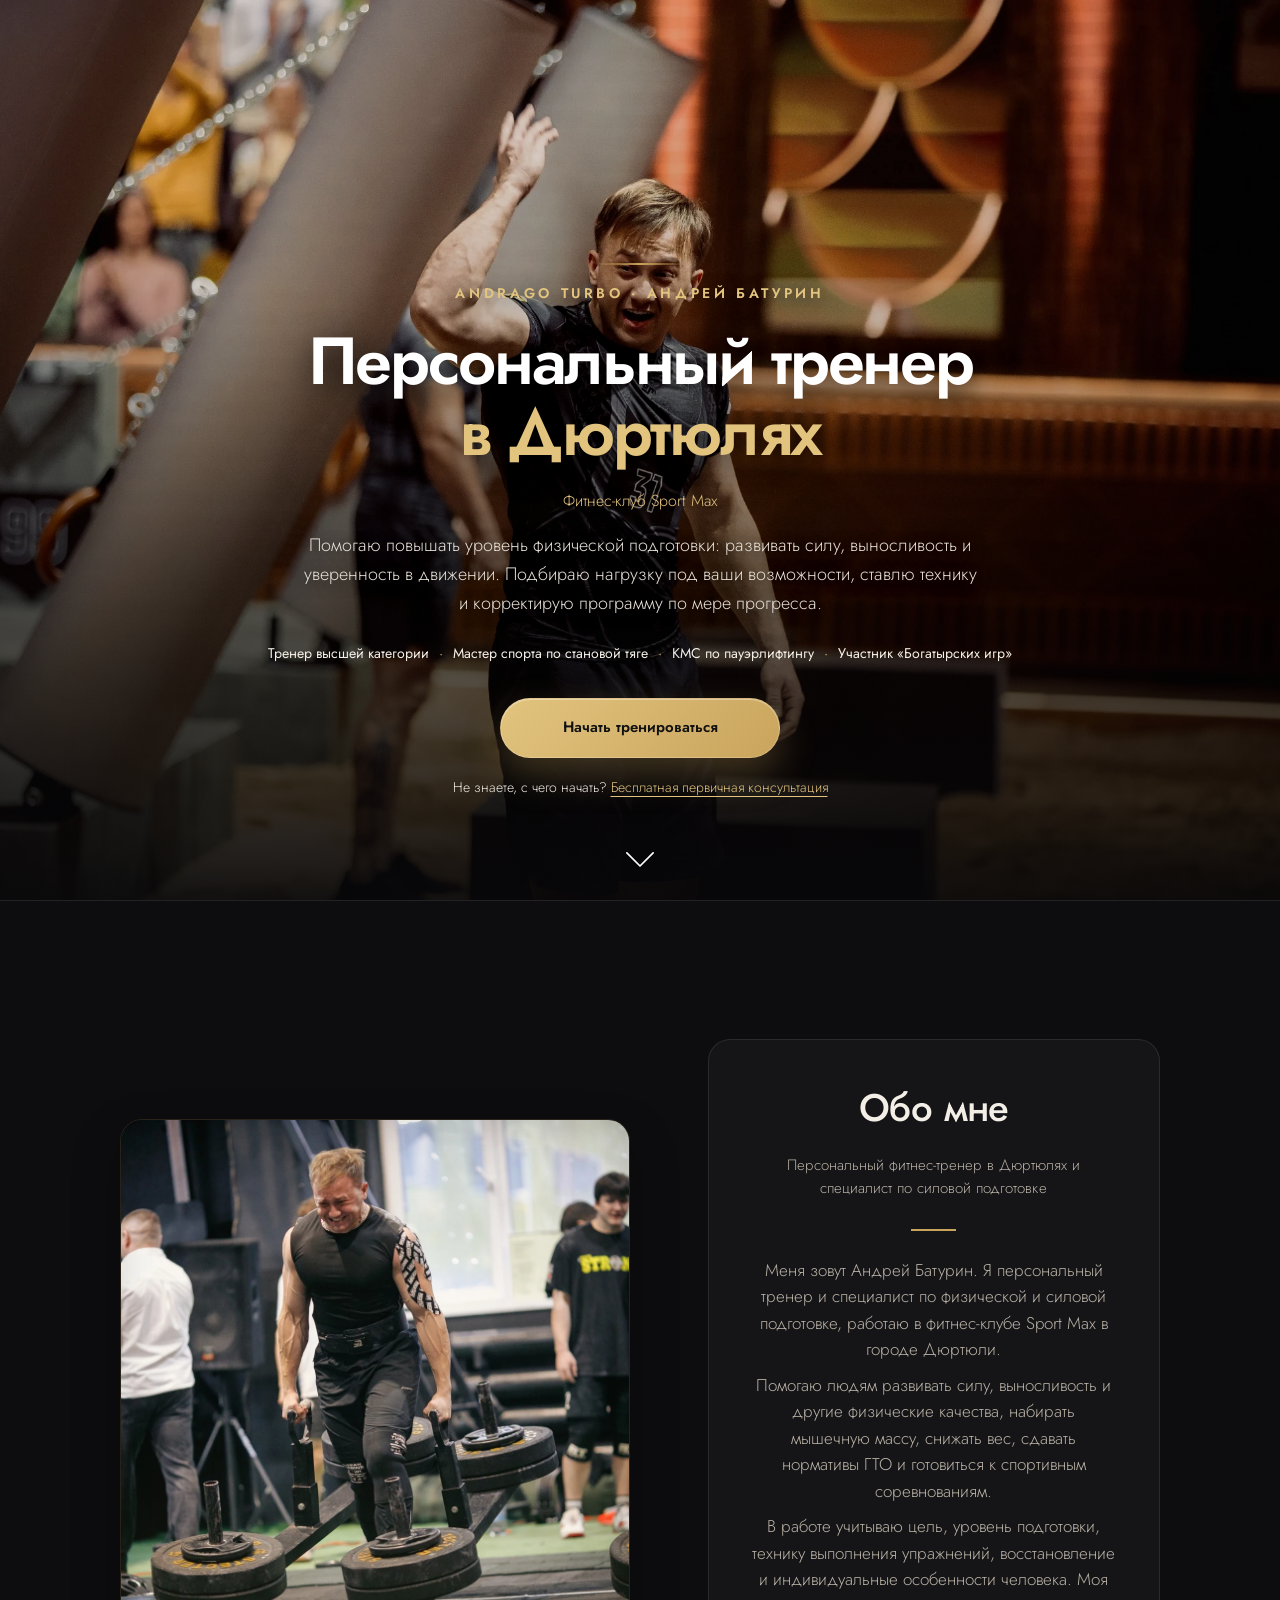
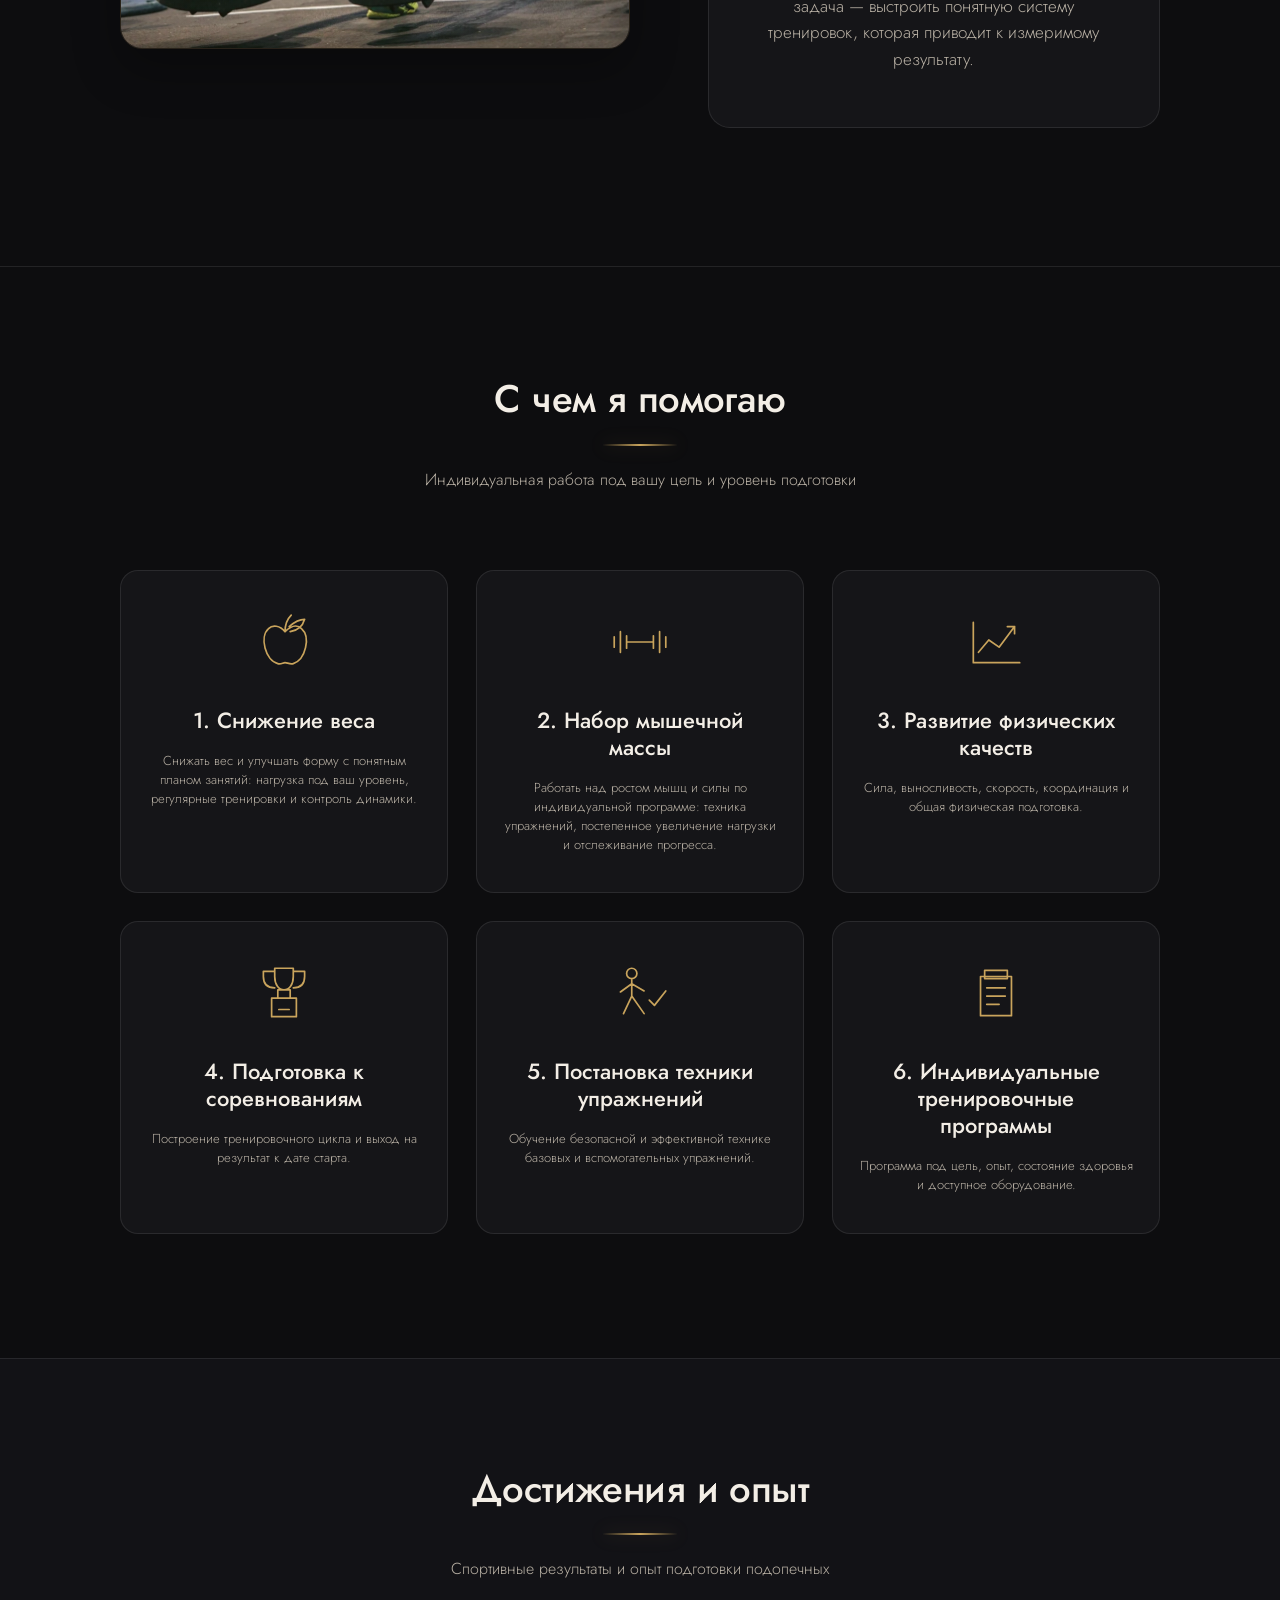
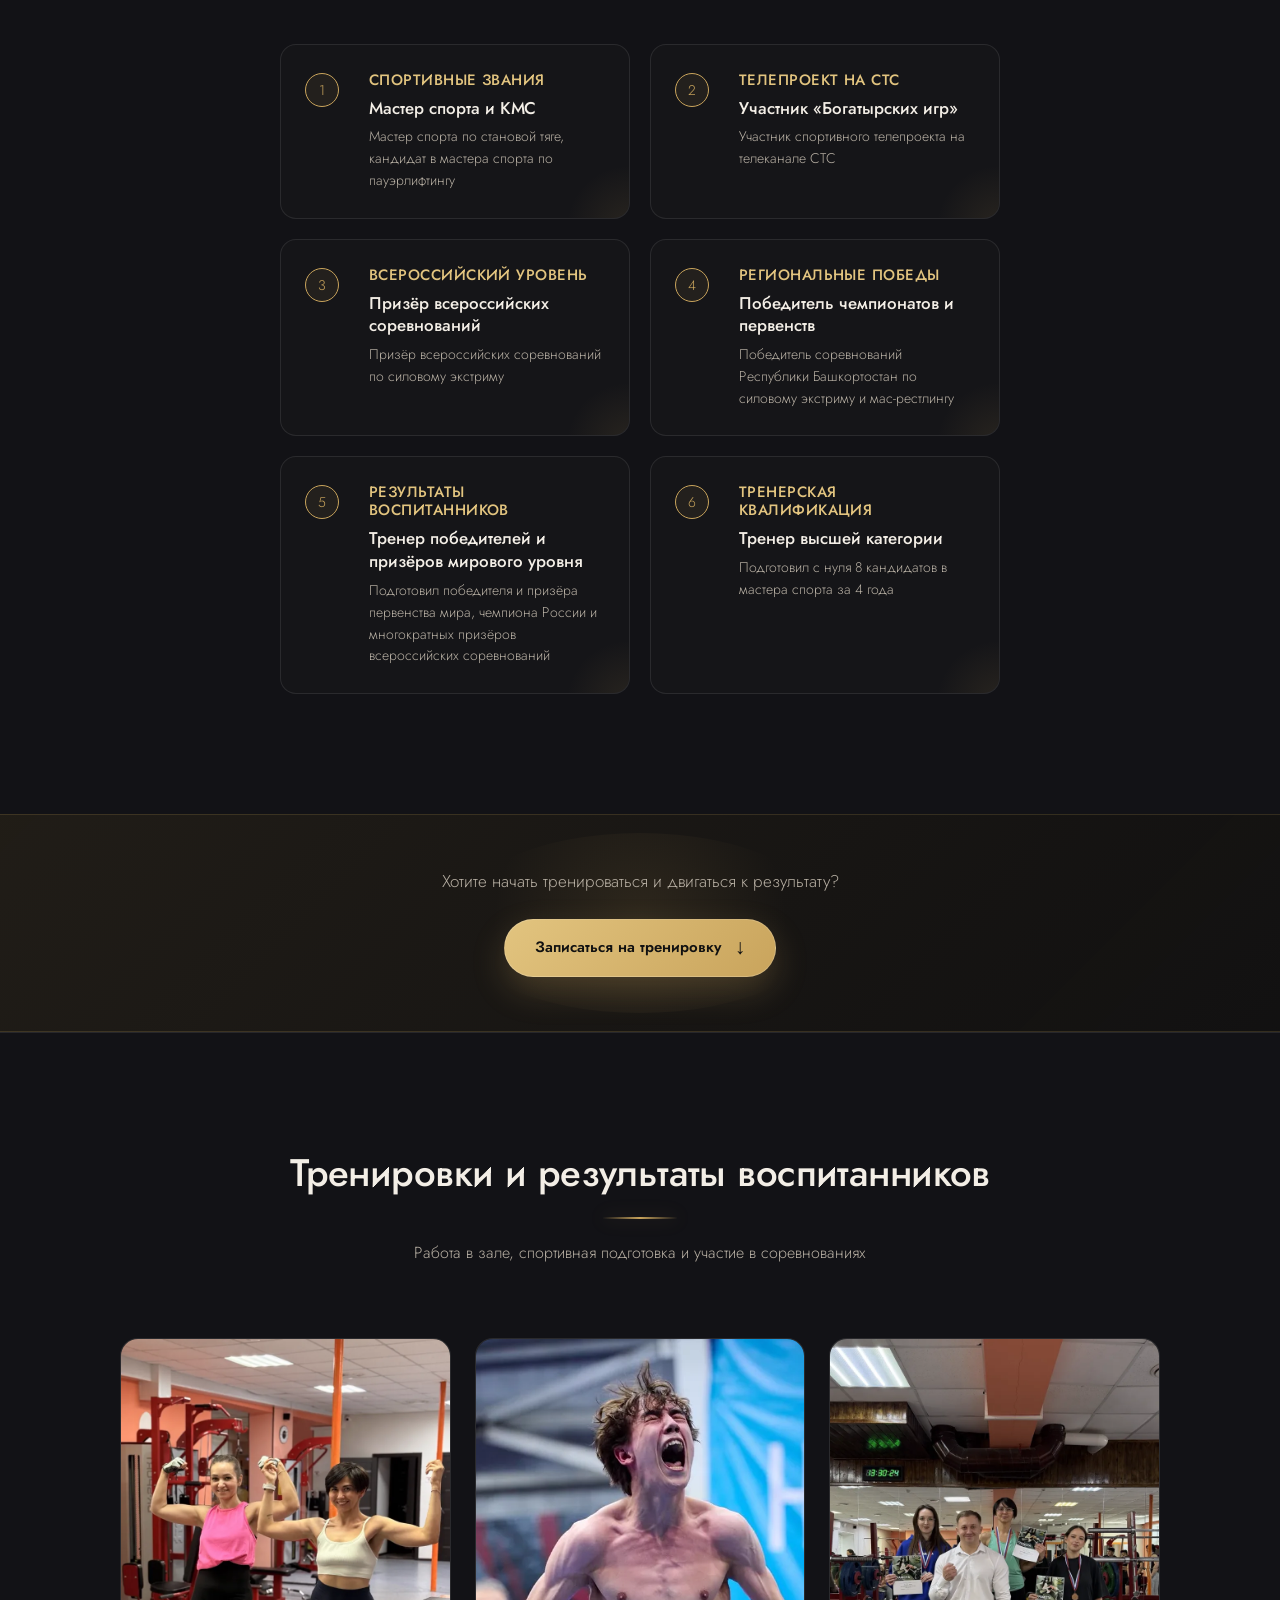
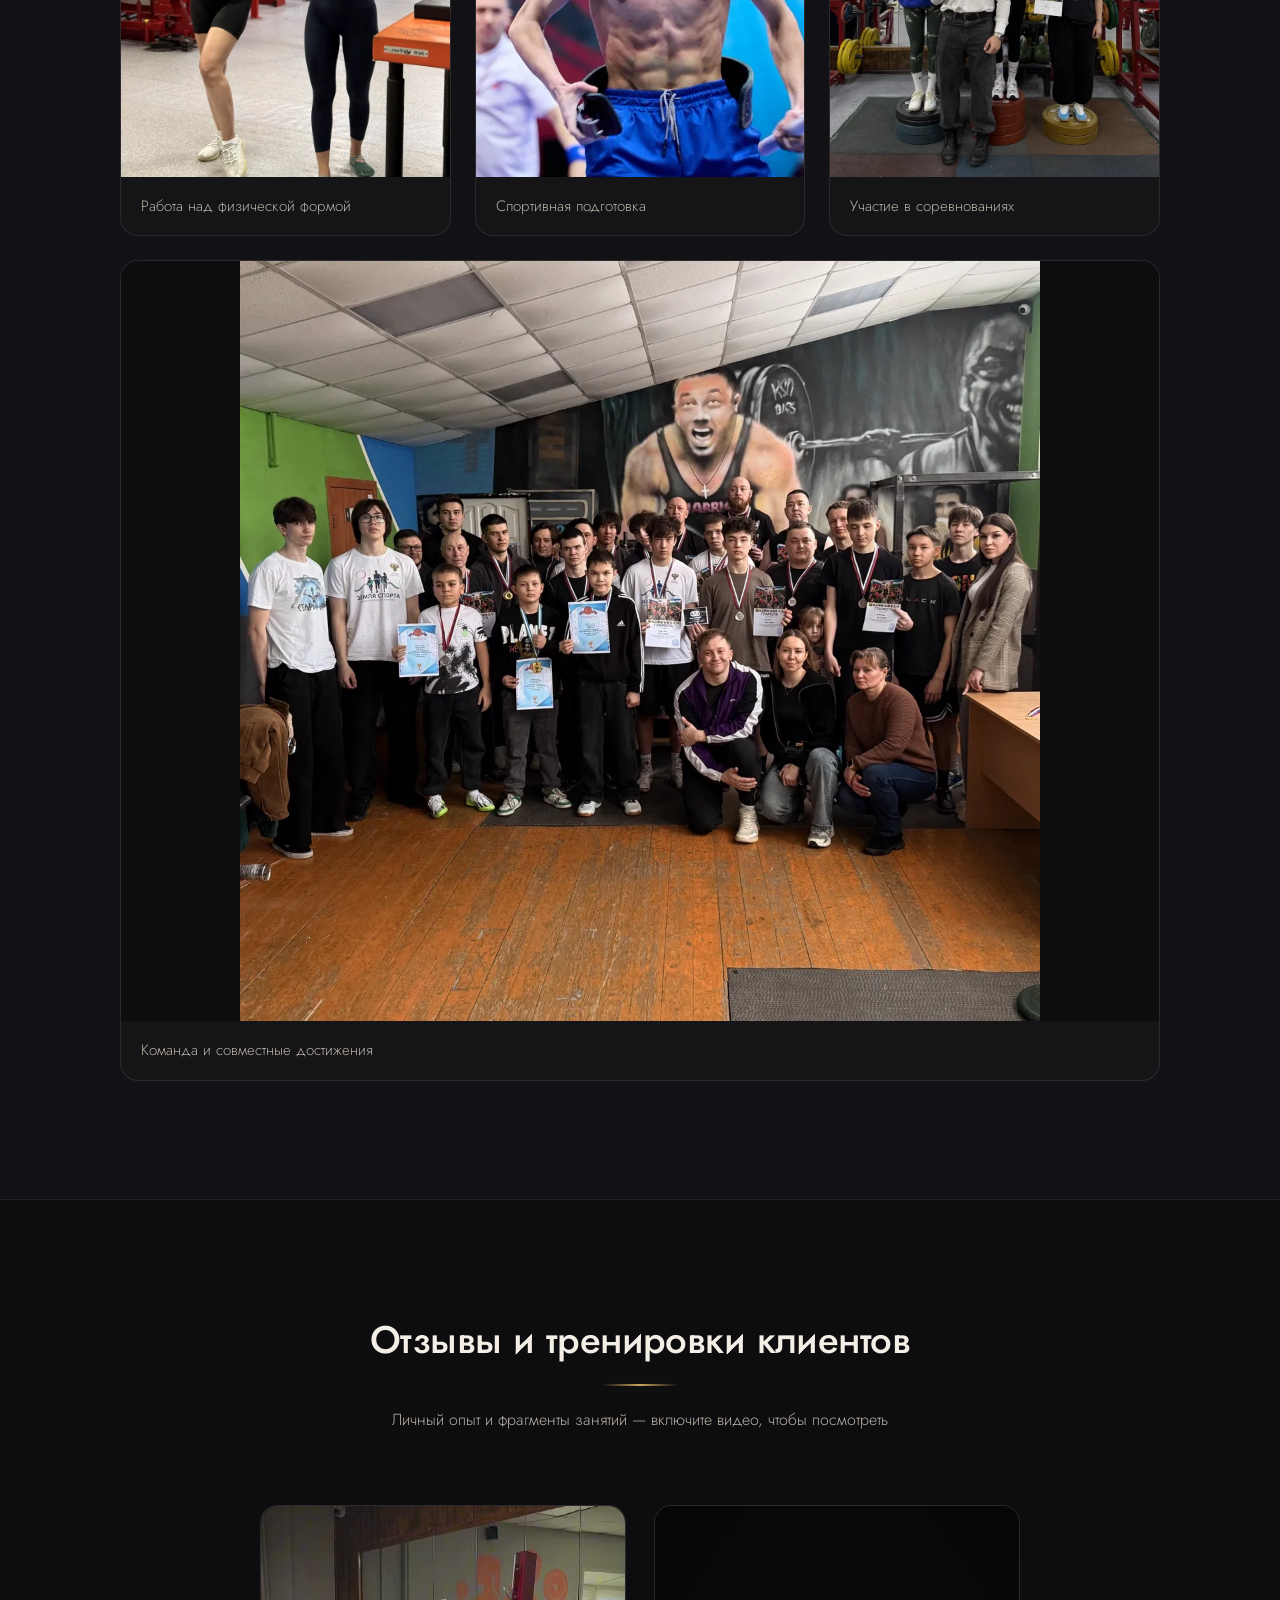
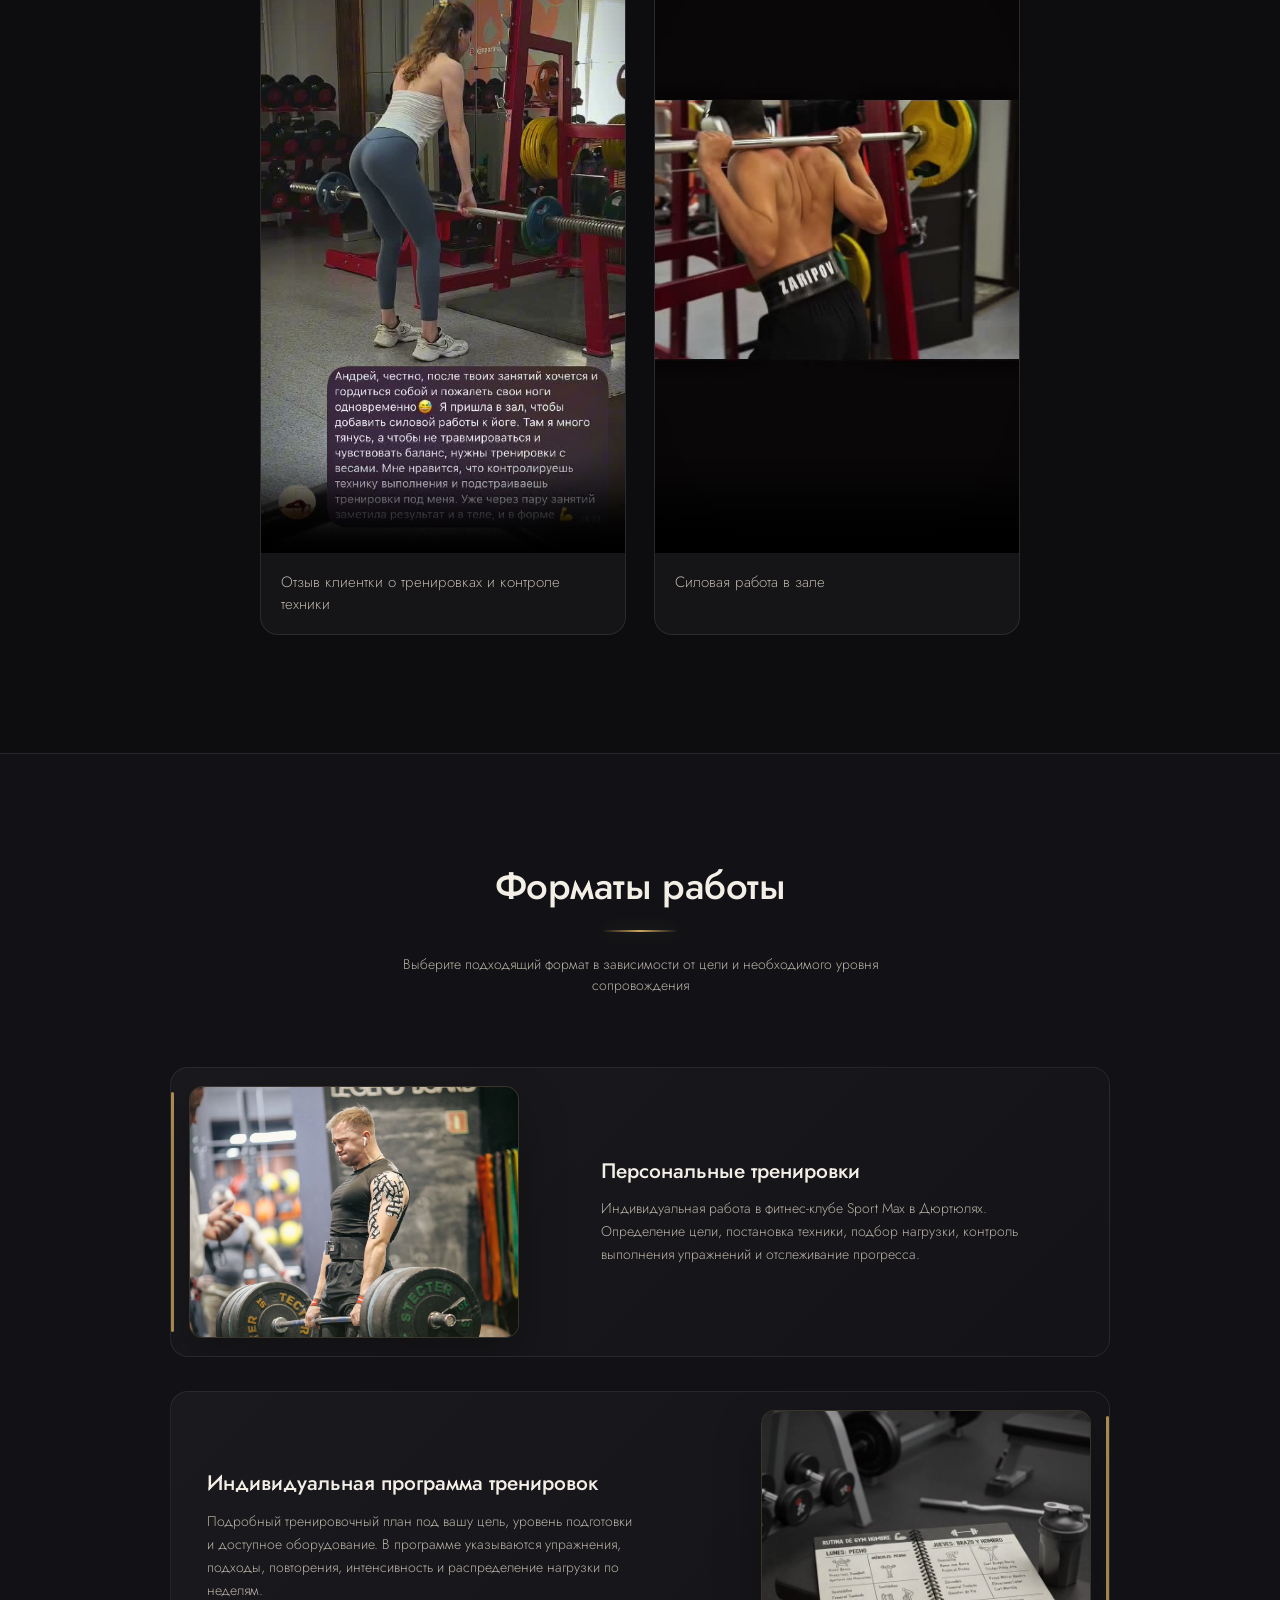
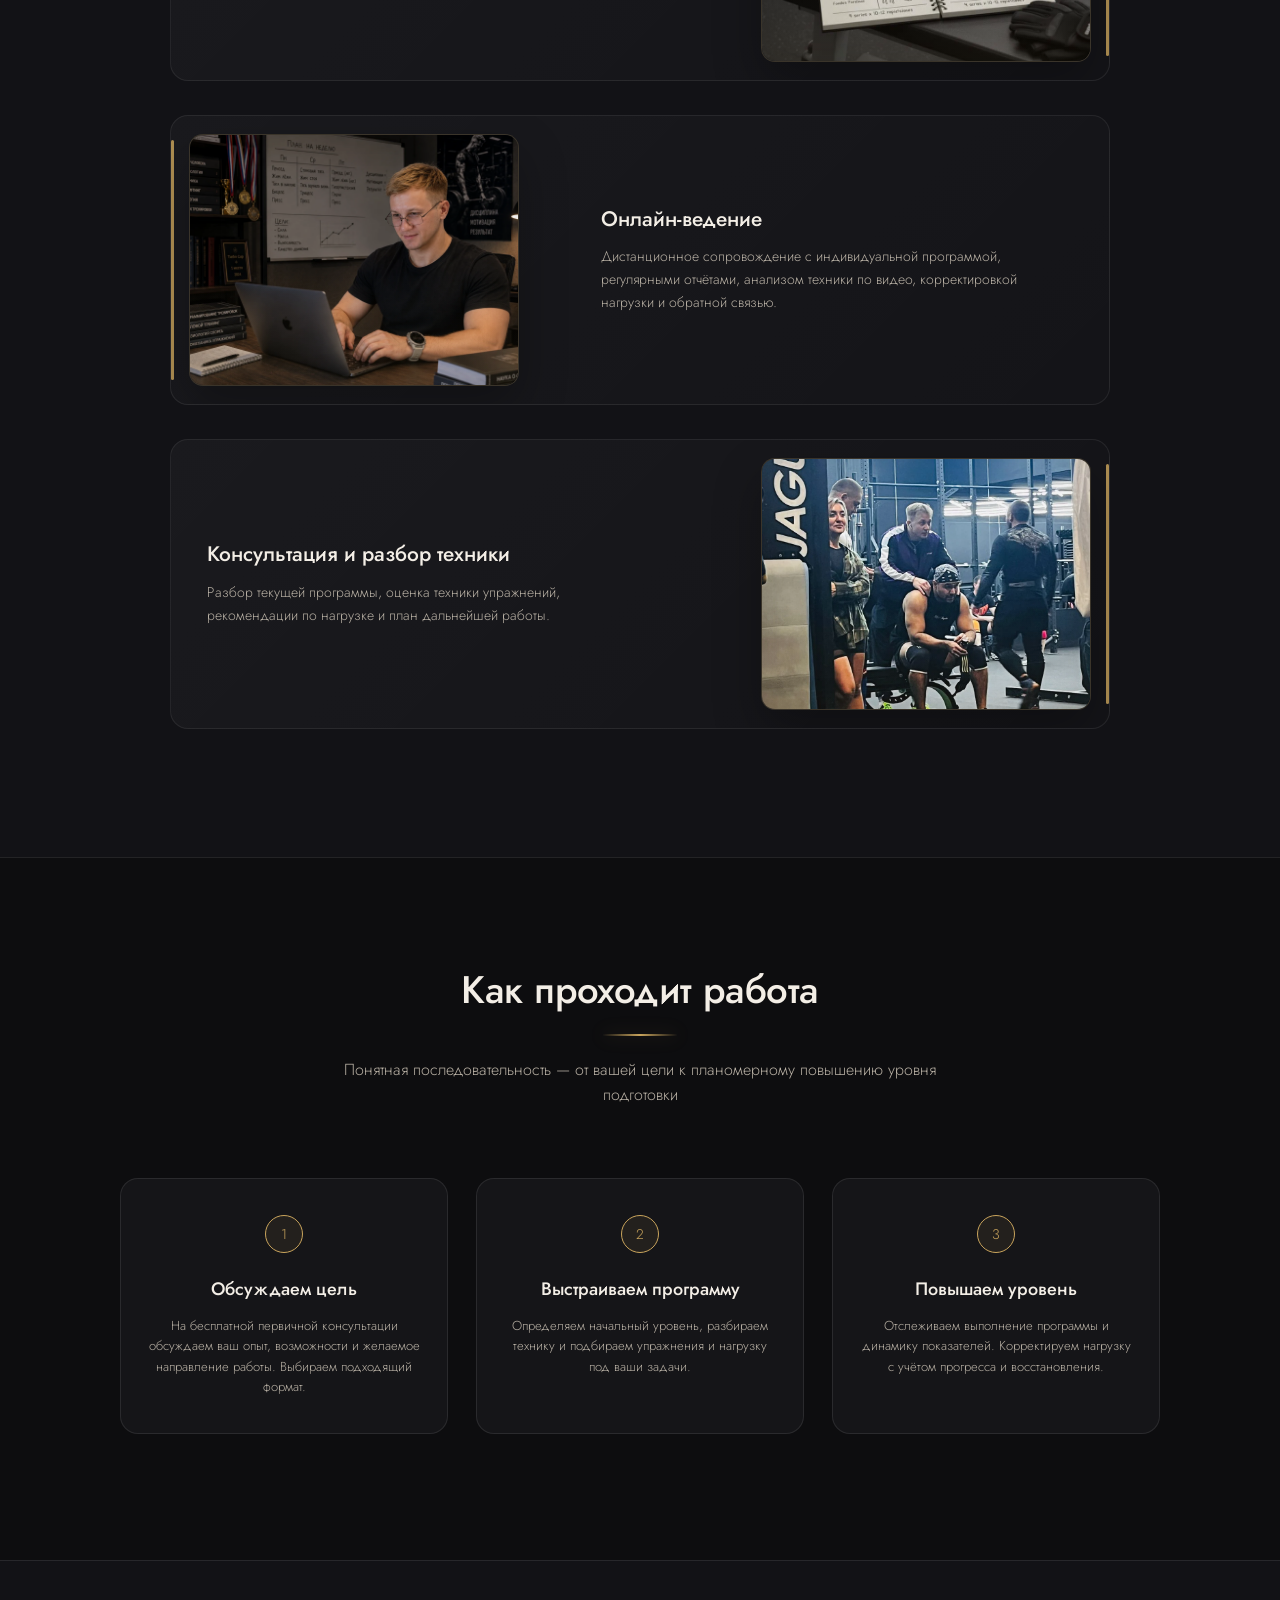
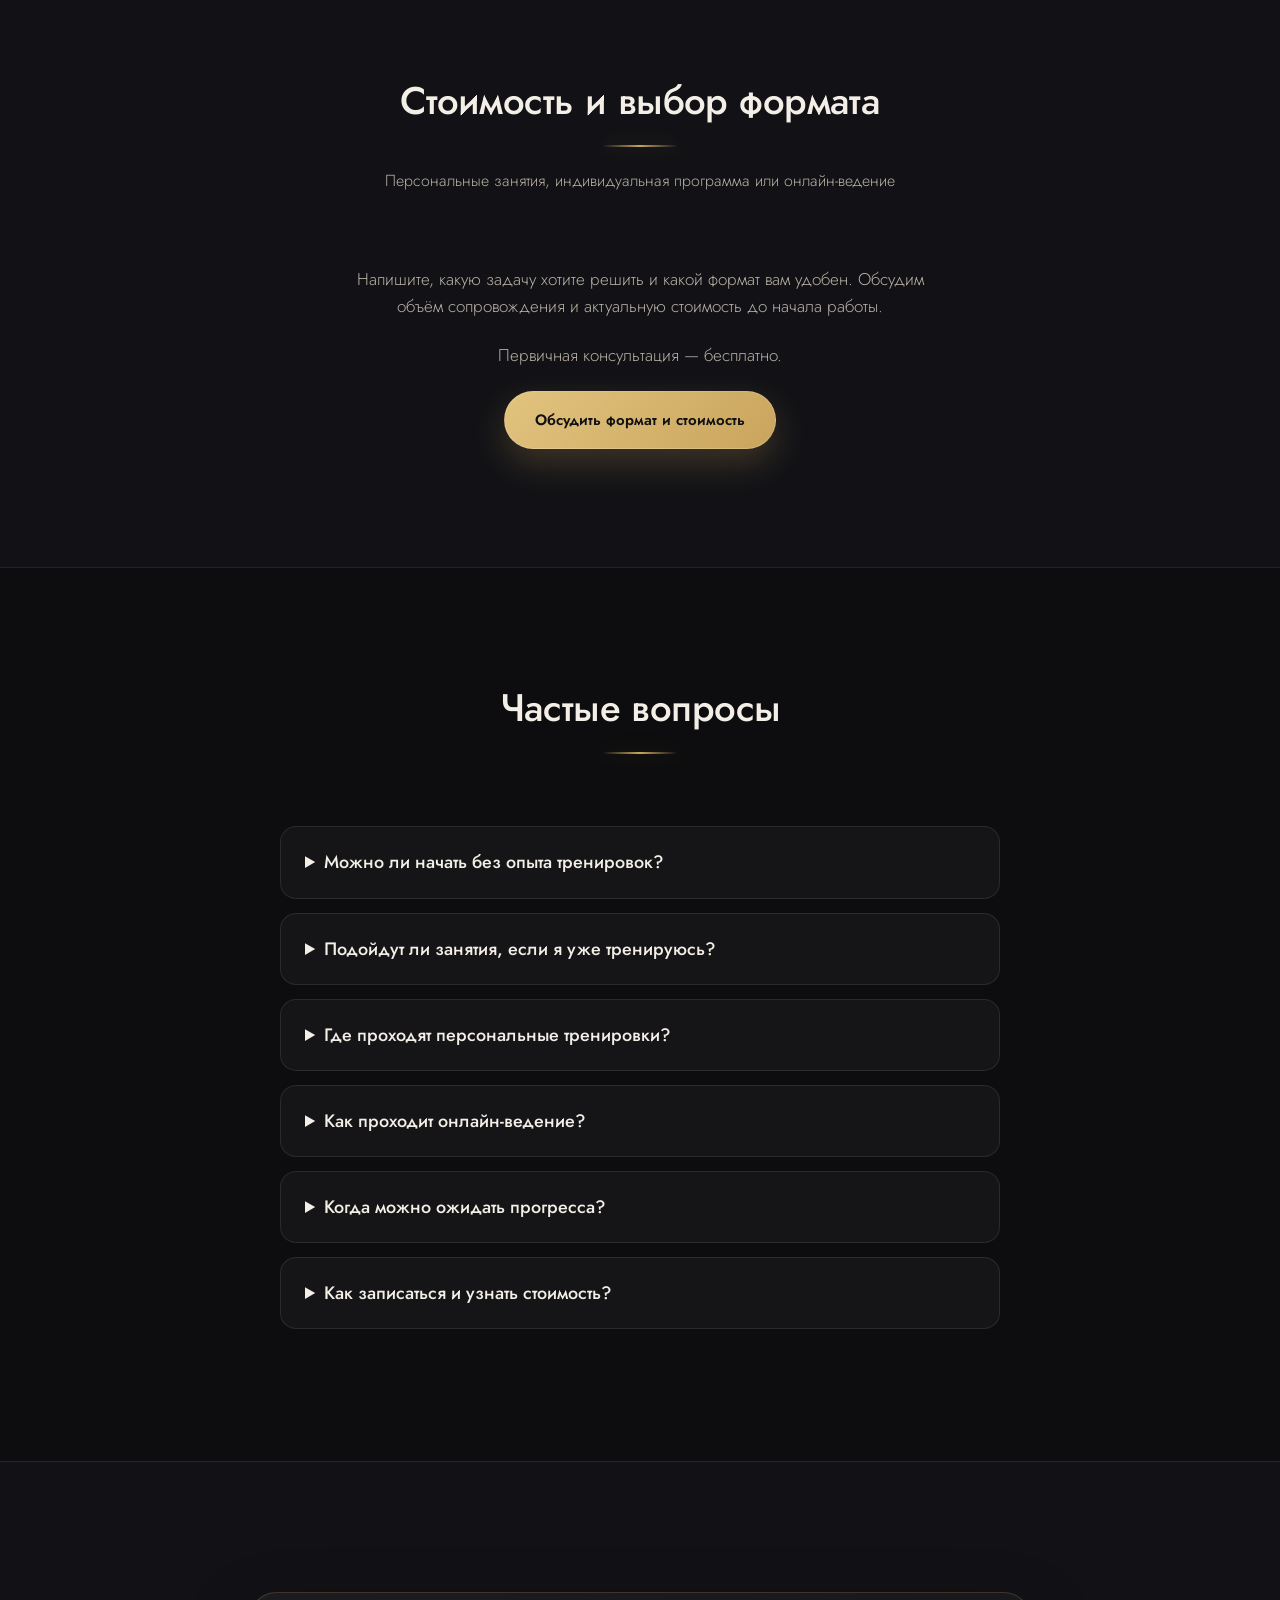
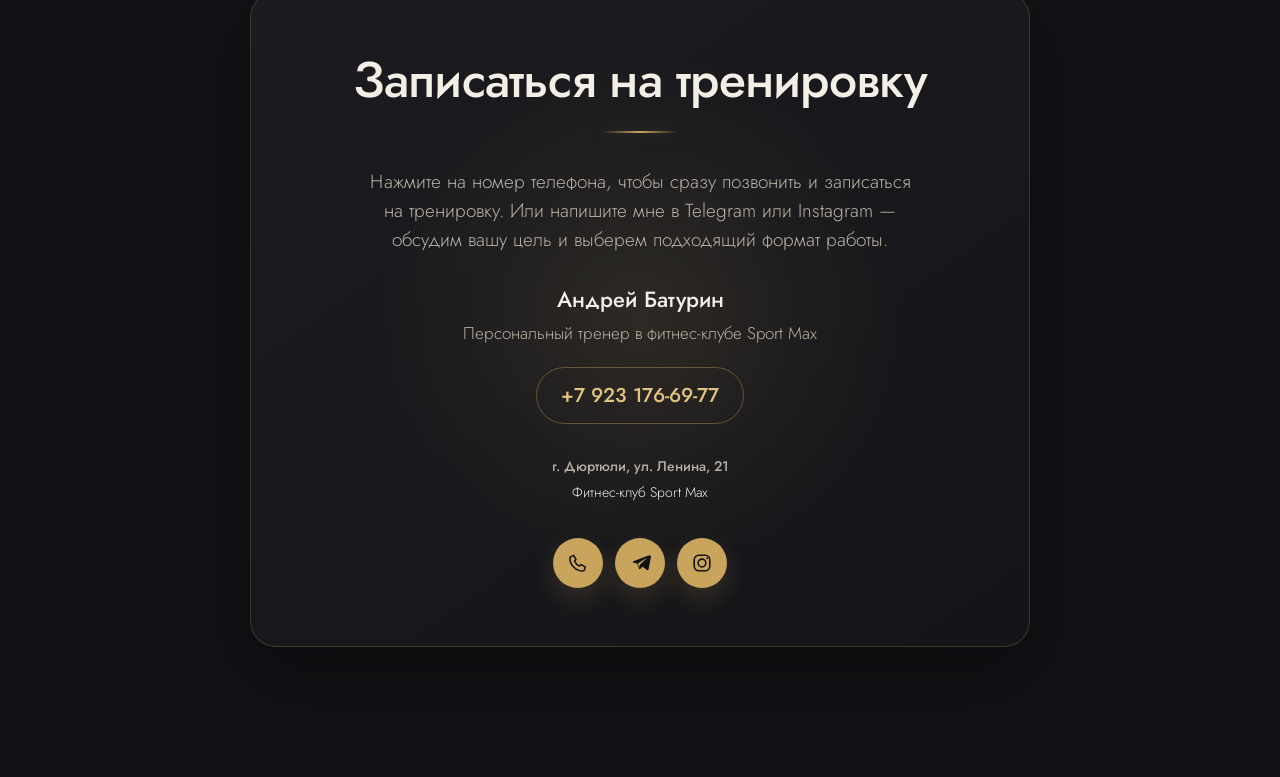
<file: index.html>
<!doctype html>
<html lang="ru">
<head>
  <meta charset="utf-8">
  <meta name="viewport" content="width=device-width, initial-scale=1">
  <title>Персональный тренер в Дюртюлях — Андрей Батурин | Andrago Turbo</title>
  <meta name="description" content="Персональный тренер Андрей Батурин в Дюртюлях. Тренировки в фитнес-клубе Sport Max: снижение веса, набор мышечной массы, развитие силы, техника упражнений и подготовка к соревнованиям.">
  <meta name="robots" content="index,follow,max-image-preview:large">
 
  <link rel="canonical" href="https://andragoturbo.ru/">
<!-- ===== UNIVERSAL FAVICONS ===== -->
<meta name="theme-color" content="#0d0d0f">
<meta name="application-name" content="Andrago Turbo">
<meta name="apple-mobile-web-app-title" content="Andrago Turbo">
<meta name="apple-mobile-web-app-capable" content="yes">
<meta name="apple-mobile-web-app-status-bar-style" content="black-translucent">
<meta name="msapplication-TileColor" content="#0d0d0f">
<meta name="msapplication-config" content="/browserconfig.xml?v=portrait-gold-20261107">

<!-- Современные браузеры, Google и Яндекс -->
<link rel="icon" type="image/svg+xml" href="/favicon.svg?v=portrait-gold-20261107">
<link rel="icon" type="image/png" sizes="120x120" href="/favicon-120x120.png?v=portrait-gold-20261107">
<link rel="icon" type="image/png" sizes="96x96" href="/favicon-96x96.png?v=portrait-gold-20261107">
<link rel="icon" type="image/png" sizes="48x48" href="/favicon-48x48.png?v=portrait-gold-20261107">
<link rel="icon" type="image/png" sizes="32x32" href="/favicon-32x32.png?v=portrait-gold-20261107">
<link rel="icon" type="image/png" sizes="16x16" href="/favicon-16x16.png?v=portrait-gold-20261107">
<link rel="shortcut icon" href="/favicon.ico?v=portrait-gold-20261107">

<!-- Safari, iPhone и iPad -->
<link rel="apple-touch-icon" sizes="180x180" href="/apple-touch-icon.png?v=portrait-gold-20261107">
<link rel="mask-icon" href="/safari-pinned-tab.svg?v=portrait-gold-20261107" color="#c9a45c">

<!-- Android и установка сайта на главный экран -->
<link rel="manifest" href="/site.webmanifest?v=portrait-gold-20261107">
<!-- ===== END UNIVERSAL FAVICONS ===== -->
  <meta property="og:type" content="website">
  <meta property="og:locale" content="ru_RU">
  <meta property="og:url" content="https://andragoturbo.ru/">
  <meta property="og:title" content="Андрей Батурин — персональный тренер в Дюртюлях">
  <meta property="og:description" content="Персональные тренировки в Sport Max: сила, снижение веса, набор мышечной массы, техника и подготовка к соревнованиям.">
  <meta property="og:image" content="https://andragoturbo.ru/og-cover.jpg">
  <meta name="twitter:card" content="summary_large_image">

 

  <link rel="preload" as="image" href="hero.webp" type="image/webp">
  <link rel="preconnect" href="https://fonts.googleapis.com">
  <link rel="preconnect" href="https://fonts.gstatic.com" crossorigin>
  <link href="https://fonts.googleapis.com/css2?family=Jost:wght@300;400;500;600&display=swap" rel="stylesheet">
  <link rel="stylesheet" href="styles.css?v=20261107-complete">

  <script type="application/ld+json">
  {
    "@context": "https://schema.org",
    "@type": "Person",
    "name": "Андрей Батурин",
    "alternateName": "Andrago Turbo",
    "jobTitle": "Персональный тренер",
    "telephone": "+79231766977",
    "url": "https://andragoturbo.ru/", 
    "image": "https://andragoturbo.ru/about.webp",
    "sameAs": [
      "https://t.me/Andrago_turbo",
      "https://www.instagram.com/andrago_turbo"
    ],
    "worksFor": {
      "@type": "SportsActivityLocation",
      "name": "Фитнес-клуб Sport Max",
      "address": {
        "@type": "PostalAddress",
        "addressLocality": "Дюртюли",
        "streetAddress": "ул. Ленина, 21",
        "addressCountry": "RU"
      }
    }
  }
  </script>
</head>
<body>
<!-- Yandex.Metrika counter -->
<script type="text/javascript">
  (function(m,e,t,r,i,k,a){
    m[i]=m[i]||function(){
      (m[i].a=m[i].a||[]).push(arguments);
    };

    m[i].l=1*new Date();

    for (var j=0; j<document.scripts.length; j++) {
      if (document.scripts[j].src === r) {
        return;
      }
    }

    k=e.createElement(t);
    a=e.getElementsByTagName(t)[0];
    k.async=1;
    k.src=r;
    a.parentNode.insertBefore(k,a);

  })(window, document, "script",
     "https://mc.yandex.ru/metrika/tag.js?id=110920112",
     "ym");

  ym(110920112, "init", {
    ssr: true,
    webvisor: true,
    clickmap: true,
    accurateTrackBounce: true,
    trackLinks: true
  });
</script>

<noscript>
  <div>
    <img
      src="https://mc.yandex.ru/watch/110920112"
      style="position:absolute; left:-9999px;"
      alt=""
    >
  </div>
</noscript>
<!-- /Yandex.Metrika counter -->


  <a class="skip-link" href="#main">Перейти к содержанию</a>

<main id="main">
    
    <section class="hero" aria-labelledby="hero-title">
      <picture class="hero-media" aria-hidden="true">
        <source srcset="hero.webp" type="image/webp">
        <img src="hero.jpg" alt="" width="2048" height="1365" fetchpriority="high">
      </picture>
      <div class="hero-overlay"></div>
      <div class="hero-content">
        <p class="hero-kicker">ANDRAGO TURBO · АНДРЕЙ БАТУРИН</p>
        <h1 id="hero-title"><span>Персональный тренер</span> <span class="hero-goal-accent">в Дюртюлях</span></h1>
        <p class="hero-context">Фитнес-клуб Sport Max</p>
        <p class="hero-text">Помогаю повышать уровень физической подготовки: развивать силу, выносливость и уверенность в движении. Подбираю нагрузку под ваши возможности, ставлю технику и корректирую программу по мере прогресса.</p>
        <p class="hero-credentials">Тренер высшей категории <span aria-hidden="true">·</span> Мастер спорта по становой тяге <span aria-hidden="true">·</span> КМС по пауэрлифтингу <span aria-hidden="true">·</span> Участник «Богатырских игр»</p>
        <a class="hero-button" href="#contacts">Начать тренироваться</a>
        <p class="hero-consultation">Не знаете, с чего начать? <a href="https://t.me/Andrago_turbo" target="_blank" rel="noopener noreferrer">Бесплатная первичная консультация</a></p>
      </div>
      <a class="scroll-arrow" href="#about" aria-label="Перейти к разделу «Обо мне»">
        <svg viewBox="0 0 32 18" aria-hidden="true"><path d="M2 2l14 14L30 2"/></svg>
      </a>
    </section>

    <section class="section about" id="about" aria-labelledby="about-title">
      <div class="about-inner">
        <figure class="about-image">
          <img src="about.webp" alt="Андрей Батурин на соревнованиях по силовому экстриму" width="1600" height="1066" loading="lazy">
        </figure>
        <div class="about-copy">
          <h2 id="about-title">Обо мне</h2>
          <p class="section-subtitle">Персональный фитнес-тренер в Дюртюлях и специалист по силовой подготовке</p>
          <span class="title-line" aria-hidden="true"></span>
          <div class="about-text">
            <p>Меня зовут Андрей Батурин. Я персональный тренер и специалист по физической и силовой подготовке, работаю в фитнес-клубе Sport Max в городе Дюртюли.</p>
            <p>Помогаю людям развивать силу, выносливость и другие физические качества, набирать мышечную массу, снижать вес, сдавать нормативы ГТО и готовиться к спортивным соревнованиям.</p>
            <p>В работе учитываю цель, уровень подготовки, технику выполнения упражнений, восстановление и индивидуальные особенности человека. Моя задача — выстроить понятную систему тренировок, которая приводит к измеримому результату.</p>
          </div>
        </div>
      </div>
    </section>

    <section class="section services" id="services" aria-labelledby="services-title">
      <div class="wide-container">
        <header class="section-header services-header">
          <h2 id="services-title">С чем я помогаю</h2>
          <p>Индивидуальная работа под вашу цель и уровень подготовки</p>
        </header>

        <div class="services-grid">
          <article class="service-item">
            <svg class="service-icon" viewBox="0 0 64 64" aria-hidden="true"><path d="M37 17c8-7 12-7 15-7-2 7-7 11-14 12M33 22c-5-6-12-7-16-3-9 8-3 31 9 34 3 1 5-1 7-1s5 2 8 1c12-4 17-26 8-34-4-4-10-3-16 3zM33 22c0-8 2-12 6-16"/></svg>
            <h3>1. Снижение веса</h3>
            <p>Снижать вес и улучшать форму с понятным планом занятий: нагрузка под ваш уровень, регулярные тренировки и контроль динамики.</p>
          </article>
          <article class="service-item">
            <svg class="service-icon" viewBox="0 0 64 64" aria-hidden="true"><path d="M7 27v10M13 22v20M19 26v12M45 26v12M51 22v20M57 27v10M19 32h26"/></svg>
            <h3>2. Набор мышечной массы</h3>
            <p>Работать над ростом мышц и силы по индивидуальной программе: техника упражнений, постепенное увеличение нагрузки и отслеживание прогресса.</p>
          </article>
          <article class="service-item">
            <svg class="service-icon" viewBox="0 0 64 64" aria-hidden="true"><path d="M10 52V13M10 52h45M15 42l10-12 10 7 15-20M43 17h7v7"/></svg>
            <h3>3. Развитие физических качеств</h3>
            <p>Сила, выносливость, скорость, координация и общая физическая подготовка.</p>
          </article>
          <article class="service-item">
            <svg class="service-icon" viewBox="0 0 64 64" aria-hidden="true"><path d="M23 8h18v8c0 8-4 13-9 13s-9-5-9-13V8zM26 29h12v8H26zM20 37h24v18H20zM23 11H12v5c0 7 4 11 11 11M41 11h11v5c0 7-4 11-11 11M27 48h10"/></svg>
            <h3>4. Подготовка к соревнованиям</h3>
            <p>Построение тренировочного цикла и выход на результат к дате старта.</p>
          </article>
          <article class="service-item">
            <svg class="service-icon" viewBox="0 0 64 64" aria-hidden="true"><path d="M24 8a5 5 0 1 0 0 10a5 5 0 1 0 0-10M24 18v17M24 23L13 31M24 23l12 7M24 35l-8 17M24 35l12 17M41 39l5 5 11-14"/></svg>
            <h3>5. Постановка техники упражнений</h3>
            <p>Обучение безопасной и эффективной технике базовых и вспомогательных упражнений.</p>
          </article>
          <article class="service-item">
            <svg class="service-icon" viewBox="0 0 64 64" aria-hidden="true"><path d="M21 10h22v8H21zM17 16h30v38H17zM23 27h18M23 35h18M23 43h12"/></svg>
            <h3>6. Индивидуальные тренировочные программы</h3>
            <p>Программа под цель, опыт, состояние здоровья и доступное оборудование.</p>
          </article>
        </div>
      </div>
    </section>

    <section class="section achievements" id="achievements" aria-labelledby="achievements-title">
      <div class="narrow-container">
        <header class="section-header">
          <h2 id="achievements-title">Достижения и опыт</h2>
          <p>Спортивные результаты и опыт подготовки подопечных</p>
        </header>

        <ol class="achievement-list">
          <li>
            <span class="achievement-number">1</span>
            <div><h3>Спортивные звания</h3><strong>Мастер спорта и КМС</strong><p>Мастер спорта по становой тяге, кандидат в мастера спорта по пауэрлифтингу</p></div>
          </li>
          <li>
            <span class="achievement-number">2</span>
            <div><h3>Телепроект на СТС</h3><strong>Участник «Богатырских игр»</strong><p>Участник спортивного телепроекта на телеканале СТС</p></div>
          </li>
          <li>
            <span class="achievement-number">3</span>
            <div><h3>Всероссийский уровень</h3><strong>Призёр всероссийских соревнований</strong><p>Призёр всероссийских соревнований по силовому экстриму</p></div>
          </li>
          <li>
            <span class="achievement-number">4</span>
            <div><h3>Региональные победы</h3><strong>Победитель чемпионатов и первенств</strong><p>Победитель соревнований Республики Башкортостан по силовому экстриму и мас-рестлингу </p></div>
          </li>
          <li>
            <span class="achievement-number">5</span>
            <div><h3>Результаты воспитанников</h3><strong>Тренер победителей и призёров мирового уровня</strong><p>Подготовил победителя и призёра первенства мира, чемпиона России и многократных призёров всероссийских соревнований</p></div>
          </li>
          <li>
            <span class="achievement-number">6</span>
            <div><h3>Тренерская квалификация</h3><strong>Тренер высшей категории</strong><p>Подготовил с нуля 8 кандидатов в мастера спорта за 4 года</p></div>
          </li>
        </ol>
      </div>
    </section>
<aside class="mid-cta" aria-label="Запись на тренировку">
  <p>Хотите начать тренироваться и двигаться к результату?</p>
  <a class="mid-cta-button" href="#contacts">
    <span>Записаться на тренировку</span>
    <span class="mid-cta-arrow" aria-hidden="true">↓</span>
  </a>
</aside>



    <section class="section results" id="results" aria-labelledby="results-title">
      <div class="wide-container">
        <header class="section-header"><h2 id="results-title">Тренировки и результаты воспитанников</h2><p>Работа в зале, спортивная подготовка и участие в соревнованиях</p></header>
        <div class="results-grid">
          <figure><img src="media/clients.webp" alt="Клиентки в тренажёрном зале Sport Max" width="800" height="1066" loading="lazy"><figcaption>Работа над физической формой</figcaption></figure>
          <figure><img src="media/athlete-action.webp" alt="Воспитанник Андрея Батурина во время выступления на соревнованиях" width="1000" height="666" loading="lazy"><figcaption>Спортивная подготовка</figcaption></figure>
          <figure><img src="media/awards.webp" alt="Андрей Батурин с участницами награждения в Sport Max" width="800" height="1066" loading="lazy"><figcaption>Участие в соревнованиях</figcaption></figure>
          <figure class="results-team"><img src="media/team.webp" alt="Команда с грамотами и медалями после соревнований" width="1200" height="1140" loading="lazy"><figcaption>Команда и совместные достижения</figcaption></figure>
        </div>
      </div>
    </section>

    <section class="section client-videos" id="reviews" aria-labelledby="reviews-title">
      <div class="wide-container">
        <header class="section-header"><h2 id="reviews-title">Отзывы и тренировки клиентов</h2><p>Личный опыт и фрагменты занятий — включите видео, чтобы посмотреть</p></header>
        <div class="video-grid">
          <figure><video controls playsinline preload="none" poster="media/video-2.jpg" aria-label="Видео тренировки с текстовым отзывом клиентки"><source src="media/review.mp4" type="video/mp4">Ваш браузер не поддерживает видео. <a href="media/review.mp4">Открыть ролик</a></video><figcaption>Отзыв клиентки о тренировках и контроле техники</figcaption></figure>
          <figure><video controls playsinline preload="none" poster="media/video-1.jpg" aria-label="Фрагмент силовой тренировки"><source src="media/strength.mp4" type="video/mp4">Ваш браузер не поддерживает видео. <a href="media/strength.mp4">Открыть ролик</a></video><figcaption>Силовая работа в зале</figcaption></figure>
        </div>
      </div>
    </section>

    <section class="section formats" id="formats" aria-labelledby="formats-title">
      <div class="formats-container">
        <header class="section-header formats-header">
          <h2 id="formats-title">Форматы работы</h2>
          <p>Выберите подходящий формат в зависимости от цели и необходимого уровня сопровождения</p>
        </header>

        <div class="formats-list">
          <article class="format-row">
            <figure class="format-image portrait"><img src="personal.webp" alt="Персональная тренировка в фитнес-клубе Sport Max" width="1066" height="1600" loading="lazy"></figure>
            <div class="format-copy"><h3>Персональные тренировки</h3><p>Индивидуальная работа в фитнес-клубе Sport Max в Дюртюлях. Определение цели, постановка техники, подбор нагрузки, контроль выполнения упражнений и отслеживание прогресса.</p></div>
          </article>
          <article class="format-row reverse">
            <figure class="format-image square"><img src="program.webp" alt="Индивидуальная программа тренировок" width="736" height="736" loading="lazy"></figure>
            <div class="format-copy"><h3>Индивидуальная программа тренировок</h3><p>Подробный тренировочный план под вашу цель, уровень подготовки и доступное оборудование. В программе указываются упражнения, подходы, повторения, интенсивность и распределение нагрузки по неделям.</p></div>
          </article>
          <article class="format-row">
            <figure class="format-image landscape"><img src="online.webp" alt="Онлайн-ведение и составление тренировочной программы" width="1536" height="1024" loading="lazy"></figure>
            <div class="format-copy"><h3>Онлайн-ведение</h3><p>Дистанционное сопровождение с индивидуальной программой, регулярными отчётами, анализом техники по видео, корректировкой нагрузки и обратной связью.</p></div>
          </article>
          <article class="format-row reverse">
            <figure class="format-image portrait"><img src="technique.webp" alt="Консультация и разбор техники упражнений" width="960" height="1280" loading="lazy"></figure>
            <div class="format-copy"><h3>Консультация и разбор техники</h3><p>Разбор текущей программы, оценка техники упражнений, рекомендации по нагрузке и план дальнейшей работы.</p></div>
          </article>
        </div>
      </div>
    </section>



    <section class="section steps" id="process" aria-labelledby="process-title">
      <div class="wide-container">
        <header class="section-header steps-header"><h2 id="process-title">Как проходит работа</h2><p>Понятная последовательность — от вашей цели к планомерному повышению уровня подготовки</p></header>
        <ol class="steps-grid">
          <li><span aria-hidden="true">1</span><h3>Обсуждаем цель</h3><p>На бесплатной первичной консультации обсуждаем ваш опыт, возможности и желаемое направление работы. Выбираем подходящий формат.</p></li>
          <li><span aria-hidden="true">2</span><h3>Выстраиваем программу</h3><p>Определяем начальный уровень, разбираем технику и подбираем упражнения и нагрузку под ваши задачи.</p></li>
          <li><span aria-hidden="true">3</span><h3>Повышаем уровень</h3><p>Отслеживаем выполнение программы и динамику показателей. Корректируем нагрузку с учётом прогресса и восстановления.</p></li>
        </ol>
      </div>
    </section>

    <section class="section pricing" id="pricing" aria-labelledby="pricing-title">
      <div class="narrow-container">
        <header class="section-header"><h2 id="pricing-title">Стоимость и выбор формата</h2><p>Персональные занятия, индивидуальная программа или онлайн-ведение</p></header>
        <div class="pricing-copy"><p>Напишите, какую задачу хотите решить и какой формат вам удобен. Обсудим объём сопровождения и актуальную стоимость до начала работы.</p><p>Первичная консультация — бесплатно.</p><a class="mid-cta-button" href="https://t.me/Andrago_turbo" target="_blank" rel="noopener noreferrer">Обсудить формат и стоимость</a></div>
      </div>
    </section>

    <section class="section faq" id="faq" aria-labelledby="faq-title">
      <div class="narrow-container">
        <header class="section-header"><h2 id="faq-title">Частые вопросы</h2></header>
        <details><summary>Можно ли начать без опыта тренировок?</summary><p>Да. Программу и нагрузку подбираю под начальный уровень. Начинаем с освоения техники и постепенно усложняем работу.</p></details>
        <details><summary>Подойдут ли занятия, если я уже тренируюсь?</summary><p>Да. Разберём текущую программу, технику и показатели, определим задачи и выстроим дальнейшую работу для повышения уровня подготовки.</p></details>
        <details><summary>Где проходят персональные тренировки?</summary><p>В фитнес-клубе Sport Max: г. Дюртюли, ул. Ленина, 21. Для дистанционной работы доступны индивидуальная программа и онлайн-ведение.</p></details>
        <details><summary>Как проходит онлайн-ведение?</summary><p>Вы работаете по индивидуальной программе, присылаете отчёты и видео упражнений. Я анализирую технику, даю обратную связь и корректирую нагрузку.</p></details>
        <details><summary>Когда можно ожидать прогресса?</summary><p>Темп индивидуален и зависит от начального уровня, регулярности занятий и восстановления. Оцениваем динамику показателей и по ней корректируем программу.</p></details>
        <details><summary>Как записаться и узнать стоимость?</summary><p>Напишите в Telegram или позвоните по номеру в разделе контактов. Обсудим цель, формат и актуальную стоимость. Первичная консультация бесплатная.</p></details>
      </div>
    </section>

    <section class="section contacts" id="contacts" aria-labelledby="contacts-title">
      <div class="contacts-inner">
        <h2 id="contacts-title">Записаться на тренировку</h2>
       <p class="contacts-intro">Нажмите на номер телефона, чтобы сразу позвонить и записаться на тренировку. Или напишите мне в Telegram или Instagram — обсудим вашу цель и выберем подходящий формат работы.</p>
        <p class="contact-name">Андрей Батурин</p>
        <p class="contact-role">Персональный тренер в фитнес-клубе Sport Max</p>
        <a class="contact-phone" href="tel:+79231766977">+7 923 176-69-77</a>
        <address>г. Дюртюли, ул. Ленина, 21<br><span>Фитнес-клуб Sport Max</span></address>
        <div class="social-links" aria-label="Контакты">
          <a href="tel:+79231766977" aria-label="Позвонить">
            <svg viewBox="0 0 24 24" aria-hidden="true"><path d="M7.2 3.7 9.8 8 8.2 9.8c1 2.5 3 4.5 5.5 5.5l1.8-1.6 4.3 2.6-.8 3.2c-.2.8-.9 1.3-1.7 1.3C9.8 20.8 3.2 14.2 3.2 6.7c0-.8.5-1.5 1.3-1.7l2.7-1.3z"/></svg>
          </a>
          <a href="https://t.me/Andrago_turbo" target="_blank" rel="noopener noreferrer" aria-label="Написать в Telegram">
            <svg viewBox="0 0 24 24" aria-hidden="true"><path d="M21 4 3.8 10.7c-.9.4-.9 1 .2 1.3l4.4 1.4 1.7 5.2c.2.7.1 1 .8 1 .5 0 .8-.2 1.1-.5l2.4-2.3 5 3.7c.9.5 1.6.3 1.8-.9L24 5.5c.3-1.3-.5-1.9-1.6-1.5L21 4zM9 13l9.3-5.8c.5-.3.9-.1.5.3l-7.7 7-.3 3.2L9 13z"/></svg>
          </a>
          <a href="https://www.instagram.com/andrago_turbo" target="_blank" rel="noopener noreferrer" aria-label="Открыть Instagram">
            <svg viewBox="0 0 24 24" aria-hidden="true"><rect x="3.5" y="3.5" width="17" height="17" rx="5"/><circle cx="12" cy="12" r="4.2"/><circle cx="17.6" cy="6.8" r="1" class="fill-dot"/></svg>
          </a>
        </div>
      </div>
    </section>
  </main>

  <script src="script.js"></script>
  <nav class="mobile-contact-bar" aria-label="Быстрая запись">
  <a href="tel:+79231766977">Позвонить</a>
  <a href="https://t.me/Andrago_turbo" target="_blank" rel="noopener noreferrer">Telegram</a>
</nav>
  <a class="back-to-top" href="#main" aria-label="Вернуться в начало страницы">↑</a>

<script>
  const backToTop = document.querySelector('.back-to-top');

  function toggleBackToTop() {
    backToTop.classList.toggle('is-visible', window.scrollY > 700);
  }

  toggleBackToTop();
  window.addEventListener('scroll', toggleBackToTop, { passive: true });
</script>
</body>
</html>
</file>
<file: styles.css>
:root{
  --text:#111111;
  --muted:#575757;
  --blue:#3974ff;
  --max-wide:1040px;
  --max-narrow:720px;
  --font:"Jost","Futura PT","Century Gothic","Avenir Next",sans-serif;
}

*{box-sizing:border-box}
html{scroll-behavior:smooth}
body{margin:0;background:#fff;color:var(--text);font-family:var(--font);font-weight:300;line-height:1.45;text-rendering:optimizeLegibility;-webkit-font-smoothing:antialiased}
img,svg{display:block}
a{color:inherit}
.skip-link{position:fixed;left:12px;top:-60px;z-index:1000;background:#fff;color:#111;padding:10px 14px;border-radius:4px}.skip-link:focus{top:12px}

.hero{position:relative;min-height:100svh;display:grid;place-items:center;overflow:hidden;color:#fff;text-align:center}
.hero-media,.hero-media img{position:absolute;inset:0;width:100%;height:100%}
.hero-media img{object-fit:cover;object-position:50% 39%}
.hero-overlay{position:absolute;inset:0;background:rgba(0,0,0,.58)}
.hero-content{position:relative;z-index:2;width:min(100% - 36px,1220px);padding:88px 0 82px;transform:translateY(24px)}
.hero-kicker{margin:0 0 50px;font-size:12px;line-height:1.2;font-weight:500;letter-spacing:.23em;text-transform:uppercase}
.hero h1{margin:0 auto;max-width:1200px;font-size:clamp(46px,4vw,62px);line-height:1.12;font-weight:600;letter-spacing:-.025em;white-space:nowrap}
.hero-text{max-width:650px;margin:35px auto 0;font-size:clamp(17px,1.35vw,20px);line-height:1.65;font-weight:300}
.hero-button{display:inline-flex;align-items:center;justify-content:center;min-width:230px;min-height:56px;margin-top:46px;padding:0 30px;border-radius:999px;background:#fff;color:#111;text-decoration:none;font-size:14px;font-weight:500;transition:transform .2s ease,background .2s ease}
.hero-button:hover{transform:translateY(-1px);background:#f3f3f3}
.scroll-arrow{position:absolute;z-index:3;left:50%;bottom:24px;transform:translateX(-50%);width:46px;height:34px;display:grid;place-items:center}
.scroll-arrow svg{width:30px;fill:none;stroke:#fff;stroke-width:1.8;stroke-linecap:round;stroke-linejoin:round}

.section{padding:118px 24px}
.section-header{text-align:center;margin:0 auto 72px}
.section-header h2,.about-copy h2,.contacts h2{margin:0;font-size:clamp(34px,3vw,42px);line-height:1.15;font-weight:500;letter-spacing:-.015em}
.section-header p,.section-subtitle{margin:25px auto 0;max-width:620px;font-size:16px;line-height:1.55;color:#343434}
.wide-container{width:min(100%,var(--max-wide));margin:0 auto}
.narrow-container{width:min(100%,var(--max-narrow));margin:0 auto}

.about{padding-top:138px;padding-bottom:138px}
.about-inner{width:min(100%,1040px);margin:0 auto;display:grid;grid-template-columns:1.06fr .94fr;align-items:center;gap:78px}
.about-image{margin:0;overflow:hidden;aspect-ratio:1/1.04}
.about-image img{width:100%;height:100%;object-fit:cover;object-position:49% 50%}
.about-copy{text-align:center}
.about-copy .section-subtitle{max-width:380px;font-size:15px;margin-top:24px}
.title-line{display:block;width:45px;height:2px;background:#777;margin:28px auto 26px}
.about-text{font-size:17px;line-height:1.56}
.about-text p{margin:0 0 9px}

.achievements{padding-top:108px;padding-bottom:120px}
.achievements .section-header{margin-bottom:62px}
.achievement-list{list-style:none;margin:0;padding:0}
.achievement-list li{display:grid;grid-template-columns:42px 1fr;gap:22px;align-items:start;margin:0 0 35px}
.achievement-number{width:34px;height:34px;border:1px solid var(--blue);border-radius:50%;display:grid;place-items:center;color:var(--blue);font-size:14px;line-height:1}
.achievement-list h3{margin:0 0 8px;font-size:17px;line-height:1.2;font-weight:500}
.achievement-list strong{display:block;margin-bottom:3px;font-size:15px;line-height:1.35;font-weight:500}
.achievement-list p{margin:0;font-size:14px;line-height:1.45;color:#323232}

.services{padding-top:110px;padding-bottom:124px}
.services-header{margin-bottom:78px}
.services-header p{max-width:480px}
.services-grid{display:grid;grid-template-columns:repeat(3,1fr);gap:72px 54px}
.service-item{text-align:center}
.service-icon{width:66px;height:66px;margin:0 auto 32px;fill:none;stroke:#111;stroke-width:1.65;stroke-linecap:round;stroke-linejoin:round}
.service-item h3{margin:0 auto 18px;max-width:260px;font-size:22px;line-height:1.22;font-weight:500}
.service-item p{margin:0 auto;max-width:285px;font-size:13px;line-height:1.45;color:#343434}

.formats{padding-top:110px;padding-bottom:128px}
.formats-container{width:min(100%,940px);margin:0 auto}
.formats-header{margin-bottom:70px}
.formats-header p{max-width:520px;font-size:14px}
.formats-list{display:grid;gap:72px}
.format-row{display:grid;grid-template-columns:330px 1fr;gap:64px;align-items:center}
.format-row.reverse{grid-template-columns:1fr 330px}
.format-row.reverse .format-image{order:2}
.format-image{margin:0;overflow:hidden;background:#f2f2f2}
.format-image img{width:100%;height:100%;object-fit:cover}
.format-image.portrait{height:252px}.format-image.portrait img{object-position:center 39%}
.format-image.square{height:252px}.format-image.square img{object-position:center}
.format-image.landscape{height:252px}.format-image.landscape img{object-position:center}
.format-copy h3{margin:0 0 16px;font-size:18px;line-height:1.3;font-weight:500}
.format-copy p{margin:0;max-width:430px;font-size:13px;line-height:1.55;color:#252525}

.steps{padding-top:110px;padding-bottom:126px}
.steps-header{margin-bottom:70px}
.steps-grid{list-style:none;margin:0;padding:0;display:grid;grid-template-columns:repeat(3,1fr);gap:72px;text-align:center}
.steps-grid li{min-width:0}
.steps-grid span{width:38px;height:38px;margin:0 auto 24px;border:1px solid #777;border-radius:50%;display:grid;place-items:center;font-size:14px}
.steps-grid h3{margin:0 auto 15px;max-width:290px;font-size:18px;line-height:1.35;font-weight:500}
.steps-grid p{margin:0 auto;max-width:290px;font-size:13px;line-height:1.55;color:#343434}

.contacts{padding-top:116px;padding-bottom:125px;text-align:center}
.contacts-inner{width:min(100%,780px);margin:0 auto}
.contacts-intro{max-width:620px;margin:34px auto 14px;font-size:19px;line-height:1.55}
.contact-name{margin:6px 0 0;font-size:19px;line-height:1.35;font-weight:400}
.contact-role{margin:6px 0 0;font-size:17px}
.contact-phone{display:inline-block;margin-top:4px;text-decoration:none;font-size:18px}
.contacts address{margin:32px 0 0;font-style:normal;font-size:14px;line-height:1.55;font-weight:500}
.contacts address span{font-weight:300}
.social-links{display:flex;justify-content:center;gap:8px;margin-top:38px}
.social-links a{width:42px;height:42px;border-radius:50%;display:grid;place-items:center;background:#000;color:#fff;text-decoration:none;transition:transform .2s ease,opacity .2s ease}
.social-links a:hover{transform:translateY(-1px);opacity:.82}
.social-links svg{width:22px;height:22px;fill:none;stroke:currentColor;stroke-width:1.7;stroke-linecap:round;stroke-linejoin:round}
.social-links a:nth-child(2) svg{fill:currentColor;stroke:none;width:21px;height:21px}
.social-links .fill-dot{fill:currentColor;stroke:none}

:focus-visible{outline:2px solid #3974ff;outline-offset:4px}

@media(max-width:900px){
  .section{padding-left:22px;padding-right:22px}
  .about-inner{grid-template-columns:1fr;gap:56px;max-width:680px}
  .about-image img{aspect-ratio:4/3}
  .services-grid{grid-template-columns:repeat(2,1fr)}
  .format-row,.format-row.reverse{grid-template-columns:310px 1fr;gap:42px}
  .format-row.reverse{grid-template-columns:1fr 310px}
}

@media(max-width:680px){
  .hero-media img{object-position:50% 34%}
  .hero-content{width:min(100% - 28px,520px);padding-top:65px;transform:translateY(6px)}
  .hero-kicker{font-size:10px;letter-spacing:.18em;margin-bottom:30px}
  .hero h1{font-size:clamp(36px,10vw,45px);line-height:1.15;white-space:normal}
  .hero-text{font-size:16px;line-height:1.55;margin-top:25px}
  .hero-button{min-width:255px;min-height:55px;margin-top:34px;font-size:14px}
  .scroll-arrow{bottom:16px}

  .section{padding-top:82px;padding-bottom:86px;padding-left:18px;padding-right:18px}
  .section-header{margin-bottom:52px}
  .section-header h2,.about-copy h2,.contacts h2{font-size:32px}
  .section-header p,.section-subtitle{font-size:15px;margin-top:20px}

  .about{padding-top:84px;padding-bottom:90px}
  .about-inner{gap:48px}
  .about-image img{aspect-ratio:1/1.04}
  .about-text{font-size:16px;line-height:1.55}
  .about-copy .section-subtitle{font-size:14px}

  .achievements{padding-top:78px}
  .achievement-list li{grid-template-columns:36px 1fr;gap:16px;margin-bottom:30px}
  .achievement-number{width:31px;height:31px;font-size:13px}
  .achievement-list h3{font-size:16px}
  .achievement-list strong{font-size:14px}
  .achievement-list p{font-size:13px}

  .services-grid{grid-template-columns:1fr;gap:58px}
  .service-icon{width:60px;height:60px;margin-bottom:24px}
  .service-item h3{font-size:20px;margin-bottom:13px}
  .service-item p{font-size:13px}

  .formats-container{width:100%}
  .formats-list{gap:62px}
  .format-row,.format-row.reverse{grid-template-columns:1fr;gap:26px}
  .format-row.reverse .format-image{order:0}
  .format-image.portrait,.format-image.square,.format-image.landscape{height:auto;aspect-ratio:4/3}
  .format-copy{text-align:center}
  .format-copy h3{font-size:20px}
  .format-copy p{font-size:14px;margin-left:auto;margin-right:auto}

  .steps-grid{grid-template-columns:1fr;gap:52px}
  .steps-grid h3{font-size:19px}
  .steps-grid p{font-size:14px}

  .contacts-intro{font-size:17px;margin-top:28px}
  .contact-name{font-size:18px;margin-top:18px}
  .contact-role{font-size:15px}
  .contact-phone{font-size:17px;margin-top:8px}
  .contacts address{margin-top:30px}
}

@media(max-width:390px){
  .hero-kicker{letter-spacing:.14em}
  .hero h1{font-size:36px}
  .hero-text{font-size:15px}
  .hero-button{min-width:240px}
}

@media(prefers-reduced-motion:reduce){
  .hero-button,.social-links a{transition:none}
}
/* ===== ANDRAGO TURBO — DARK PREMIUM THEME ===== */

:root{
  --text:#f3eee6;
  --muted:#b8b0a4;
  --gold:#c9a45c;
  --gold-light:#e2c47f;
  --bg:#0d0d0f;
  --surface:#151518;
  --surface-light:#1b1b1f;
  --line:rgba(255,255,255,.09);
}

body{
  background:var(--bg);
  color:var(--text);
}

.hero-overlay{
  background:linear-gradient(
    180deg,
    rgba(0,0,0,.46) 0%,
    rgba(0,0,0,.62) 62%,
    rgba(8,8,10,.92) 100%
  );
}

.hero-button{
  background:var(--gold);
  color:#111;
  box-shadow:0 12px 32px rgba(201,164,92,.24);
}

.hero-button:hover{
  background:var(--gold-light);
  transform:translateY(-2px);
}

.about,
.services,
.steps{
  background:var(--bg);
}

.achievements,
.formats,
.contacts{
  background:#121216;
}

.section{
  border-top:1px solid var(--line);
}

.section-header h2,
.about-copy h2,
.contacts h2,
.service-item h3,
.format-copy h3,
.steps-grid h3,
.achievement-list h3,
.achievement-list strong{
  color:var(--text);
}

.section-header p,
.section-subtitle,
.about-text,
.achievement-list p,
.service-item p,
.format-copy p,
.steps-grid p,
.contacts-intro,
.contact-role,
.contacts address{
  color:var(--muted);
}

.title-line{
  background:var(--gold);
}

.about-image{
  border-radius:22px;
  box-shadow:0 24px 60px rgba(0,0,0,.35);
}

.about-copy{
  padding:46px 42px;
  background:var(--surface);
  border:1px solid var(--line);
  border-radius:22px;
}

.achievement-list li{
  padding:22px 24px;
  background:var(--surface);
  border:1px solid var(--line);
  border-radius:16px;
}

.achievement-number{
  border-color:var(--gold);
  color:var(--gold);
  background:rgba(201,164,92,.08);
}

.services-grid{
  gap:28px;
}

.service-item{
  padding:38px 26px;
  background:var(--surface);
  border:1px solid var(--line);
  border-radius:18px;
  transition:transform .25s ease,border-color .25s ease,background .25s ease;
}

.service-item:hover{
  transform:translateY(-4px);
  border-color:rgba(201,164,92,.42);
  background:var(--surface-light);
}

.service-icon{
  stroke:var(--gold);
}

.format-row{
  padding:24px;
  background:var(--surface);
  border:1px solid var(--line);
  border-radius:20px;
}

.format-image{
  border-radius:14px;
  background:#222;
  overflow:hidden;
}

.steps-grid{
  gap:28px;
}

.steps-grid li{
  padding:36px 26px;
  background:var(--surface);
  border:1px solid var(--line);
  border-radius:18px;
}

.steps-grid span{
  border-color:var(--gold);
  color:var(--gold);
  background:rgba(201,164,92,.08);
}

.contact-name,
.contact-phone{
  color:var(--text);
}

.contact-phone{
  text-decoration-color:var(--gold);
  text-underline-offset:5px;
}

.social-links a{
  background:var(--gold);
  color:#111;
}

.social-links a:hover{
  opacity:1;
  background:var(--gold-light);
}

.skip-link{
  background:var(--gold);
  color:#111;
}

:focus-visible{
  outline-color:var(--gold);
}

@media(max-width:680px){
  .about-copy{
    padding:34px 22px;
  }

  .achievement-list li{
    padding:19px 18px;
  }

  .service-item,
  .steps-grid li{
    padding:32px 22px;
  }

  .format-row{
    padding:16px;
  }
}
/* ===== FORMATS — LIGHTER PREMIUM LOOK ===== */

.formats-list{
  gap:34px;
}

.format-row,
.format-row.reverse{
  position:relative;
  padding:18px;
  background:linear-gradient(
    135deg,
    rgba(255,255,255,.035),
    rgba(255,255,255,.012)
  );
  border:1px solid rgba(255,255,255,.07);
  border-radius:18px;
  overflow:hidden;
}

.format-row::before{
  content:"";
  position:absolute;
  left:0;
  top:24px;
  bottom:24px;
  width:3px;
  border-radius:999px;
  background:var(--gold);
  opacity:.85;
}

.format-row.reverse::before{
  left:auto;
  right:0;
}

.format-image{
  box-shadow:0 14px 34px rgba(0,0,0,.28);
}

.format-copy{
  padding:12px 18px;
}

.format-copy h3{
  margin-bottom:12px;
  font-size:21px;
}

.format-copy p{
  color:var(--muted);
  font-size:14px;
  line-height:1.65;
}

@media(max-width:680px){
  .formats-list{
    gap:30px;
  }

  .format-row,
  .format-row.reverse{
    padding:14px;
  }

  .format-row::before,
  .format-row.reverse::before{
    left:14px;
    right:14px;
    top:auto;
    bottom:0;
    width:auto;
    height:3px;
  }

  .format-copy{
    padding:10px 8px 18px;
  }
}
/* ===== CONTACTS — PREMIUM CTA ===== */

.contacts{
  position:relative;
  overflow:hidden;
  padding-top:130px;
  padding-bottom:130px;
}

.contacts::before{
  content:"";
  position:absolute;
  width:520px;
  height:520px;
  left:50%;
  top:50%;
  transform:translate(-50%,-50%);
  border-radius:50%;
  background:radial-gradient(
    circle,
    rgba(201,164,92,.12) 0%,
    rgba(201,164,92,.04) 42%,
    transparent 72%
  );
  pointer-events:none;
}

.contacts-inner{
  position:relative;
  z-index:1;
  padding:58px 46px;
  background:linear-gradient(
    145deg,
    rgba(255,255,255,.045),
    rgba(255,255,255,.015)
  );
  border:1px solid rgba(201,164,92,.22);
  border-radius:26px;
  box-shadow:0 28px 70px rgba(0,0,0,.32);
}

.contacts h2{
  font-size:clamp(38px,4vw,50px);
}

.contacts-intro{
  color:var(--muted);
  max-width:560px;
}

.contact-name{
  margin-top:30px;
  font-size:22px;
  font-weight:500;
}

.contact-role{
  color:var(--muted);
}

.contact-phone{
  margin-top:22px;
  padding:13px 24px;
  border:1px solid rgba(201,164,92,.4);
  border-radius:999px;
  color:var(--gold-light);
  font-size:20px;
  font-weight:500;
  text-decoration:none;
  transition:
    background .2s ease,
    color .2s ease,
    transform .2s ease;
}

.contact-phone:hover{
  background:var(--gold);
  color:#111;
  transform:translateY(-2px);
}

.contacts address{
  color:var(--muted);
}

.contacts address span{
  display:inline-block;
  margin-top:4px;
  color:var(--text);
}

.social-links{
  gap:12px;
  margin-top:34px;
}

.social-links a{
  width:50px;
  height:50px;
  box-shadow:0 10px 25px rgba(201,164,92,.18);
}

/* ===== HERO — OPEN PREMIUM LAYOUT ===== */

.hero{
  place-items:end center;
}

.hero-overlay{
  background:linear-gradient(
    180deg,
    rgba(0,0,0,.12) 0%,
    rgba(0,0,0,.18) 32%,
    rgba(0,0,0,.58) 67%,
    rgba(7,7,9,.94) 100%
  );
}

.hero-content{
  position:relative;
  z-index:2;
  width:min(100% - 40px,1080px);
  max-width:none;
  margin:0 auto 48px;
  padding:0 20px 54px;
  transform:none;
  border:0;
  border-radius:0;
  background:none;
  box-shadow:none;
  backdrop-filter:none;
}

.hero-content::before{
  content:none;
}

.hero-kicker{
  margin:0 0 24px;
  color:var(--gold-light);
  font-size:14px;
  line-height:1.2;
  font-weight:600;
  letter-spacing:.26em;
  text-shadow:0 3px 18px rgba(0,0,0,.75);
}

.hero-kicker::before{
  content:"";
  display:block;
  width:92px;
  height:2px;
  margin:0 auto 20px;
  background:linear-gradient(
    90deg,
    transparent,
    var(--gold),
    transparent
  );
}

.hero h1{
  max-width:900px;
  font-size:clamp(56px,5.3vw,78px);
  line-height:1;
  font-weight:600;
  letter-spacing:-.035em;
  white-space:normal;
  text-shadow:0 7px 30px rgba(0,0,0,.75);
}

.hero-text{
  max-width:720px;
  margin-top:25px;
  color:#e6e0d7;
  font-size:18px;
  line-height:1.6;
  text-shadow:0 3px 16px rgba(0,0,0,.8);
}

.hero-button{
  min-width:280px;
  min-height:60px;
  margin-top:32px;
  padding:0 34px;
  border:1px solid rgba(255,255,255,.18);
  background:linear-gradient(
    135deg,
    var(--gold-light),
    var(--gold)
  );
  color:#111;
  font-size:15px;
  font-weight:600;
  box-shadow:
    0 16px 38px rgba(201,164,92,.3),
    inset 0 1px 0 rgba(255,255,255,.35);
}

.hero-button:hover{
  background:var(--gold-light);
  transform:translateY(-3px);
}

@media(max-width:680px){
  .hero-content{
    width:min(100% - 24px,520px);
    margin-bottom:28px;
    padding:0 10px 54px;
  }

  .hero-kicker{
    margin-bottom:20px;
    font-size:11px;
    letter-spacing:.18em;
  }

  .hero-kicker::before{
    width:72px;
    margin-bottom:16px;
  }

  .hero h1{
    font-size:clamp(42px,12vw,54px);
    line-height:1.04;
  }

  .hero-text{
    margin-top:20px;
    font-size:15px;
    line-height:1.55;
  }

  .hero-button{
    width:min(100%,310px);
    min-width:0;
    min-height:57px;
    margin-top:27px;
  }
}
/* ===== ACHIEVEMENTS — PREMIUM GRID ===== */

.achievement-list{
  display:grid;
  grid-template-columns:repeat(2,minmax(0,1fr));
  gap:20px;
}

.achievement-list li{
  position:relative;
  height:100%;
  margin:0;
  padding:26px 24px;
  align-content:start;
  overflow:hidden;
  transition:
    transform .25s ease,
    border-color .25s ease,
    background .25s ease;
}

.achievement-list li::after{
  content:"";
  position:absolute;
  width:130px;
  height:130px;
  right:-65px;
  bottom:-75px;
  border-radius:50%;
  background:radial-gradient(
    circle,
    rgba(201,164,92,.11),
    transparent 68%
  );
  pointer-events:none;
}

.achievement-list li:hover{
  transform:translateY(-3px);
  border-color:rgba(201,164,92,.34);
  background:var(--surface-light);
}

.achievement-number{
  margin-top:2px;
  flex-shrink:0;
}

.achievement-list h3{
  color:var(--gold-light);
  font-size:15px;
  letter-spacing:.03em;
  text-transform:uppercase;
}

.achievement-list strong{
  margin-bottom:7px;
  font-size:17px;
}

.achievement-list p{
  font-size:14px;
  line-height:1.55;
}

@media(max-width:760px){
  .achievement-list{
    grid-template-columns:1fr;
    gap:16px;
  }

  .achievement-list li{
    margin:0;
    padding:21px 18px;
  }

  .achievement-list strong{
    font-size:16px;
  }
}
/* ===== SECTION TITLES — GOLD ACCENT ===== */

.section-header h2,
.contacts h2{
  position:relative;
  padding-bottom:24px;
}

.section-header h2::after,
.contacts h2::after{
  content:"";
  position:absolute;
  left:50%;
  bottom:0;
  width:76px;
  height:2px;
  transform:translateX(-50%);
  border-radius:999px;
  background:linear-gradient(
    90deg,
    transparent,
    var(--gold),
    transparent
  );
  box-shadow:0 0 18px rgba(201,164,92,.28);
}

.section-header p{
  margin-top:22px;
}
/* ===== IMAGES — PREMIUM HOVER ===== */

.about-image,
.format-image{
  position:relative;
  isolation:isolate;
  border:1px solid rgba(201,164,92,.14);
  box-shadow:0 20px 48px rgba(0,0,0,.28);
}

.about-image::after,
.format-image::after{
  content:"";
  position:absolute;
  inset:0;
  z-index:2;
  pointer-events:none;
  border-radius:inherit;
  background:linear-gradient(
    180deg,
    transparent 55%,
    rgba(201,164,92,.07) 100%
  );
  box-shadow:inset 0 0 35px rgba(0,0,0,.12);
}

.about-image img,
.format-image img{
  transition:
    transform .65s cubic-bezier(.2,.7,.2,1),
    filter .4s ease;
}

.about-image:hover img,
.format-row:hover .format-image img{
  transform:scale(1.035);
  filter:contrast(1.04) saturate(1.06);
}

@media(prefers-reduced-motion:reduce){
  .about-image img,
  .format-image img{
    transition:none;
  }
}
/* ===== MID-PAGE CTA ===== */

.mid-cta{
  position:relative;
  padding:54px 24px;
  overflow:hidden;
  text-align:center;
  background:linear-gradient(
    135deg,
    rgba(201,164,92,.10),
    rgba(201,164,92,.025)
  );
  border-top:1px solid rgba(201,164,92,.18);
  border-bottom:1px solid rgba(201,164,92,.18);
}

.mid-cta::before{
  content:"";
  position:absolute;
  width:380px;
  height:180px;
  left:50%;
  top:50%;
  transform:translate(-50%,-50%);
  border-radius:50%;
  background:radial-gradient(
    circle,
    rgba(201,164,92,.12),
    transparent 70%
  );
  pointer-events:none;
}

.mid-cta p{
  position:relative;
  margin:0 0 24px;
  color:var(--muted);
  font-size:17px;
  line-height:1.5;
}

.mid-cta-button{
  position:relative;
  display:inline-flex;
  align-items:center;
  justify-content:center;
  gap:14px;
  min-height:58px;
  padding:0 30px;
  border:1px solid rgba(255,255,255,.16);
  border-radius:999px;
  background:linear-gradient(
    135deg,
    var(--gold-light),
    var(--gold)
  );
  color:#111;
  text-decoration:none;
  font-size:15px;
  font-weight:600;
  box-shadow:0 14px 34px rgba(201,164,92,.24);
  transition:transform .2s ease,box-shadow .2s ease;
}

.mid-cta-button:hover{
  transform:translateY(-3px);
  box-shadow:0 18px 42px rgba(201,164,92,.34);
}

.mid-cta-arrow{
  font-size:21px;
  line-height:1;
  transition:transform .2s ease;
}

.mid-cta-button:hover .mid-cta-arrow{
  transform:translateY(3px);
}

@media(max-width:680px){
  .mid-cta{
    padding:44px 18px;
  }

  .mid-cta p{
    max-width:320px;
    margin:0 auto 22px;
    font-size:15px;
  }

  .mid-cta-button{
    width:min(100%,310px);
    padding:0 20px;
    font-size:14px;
  }
}
/* ===== BACK TO TOP ===== */

.back-to-top{
  position:fixed;
  z-index:90;
  right:24px;
  bottom:24px;
  width:52px;
  height:52px;
  display:grid;
  place-items:center;
  border:1px solid rgba(201,164,92,.42);
  border-radius:50%;
  background:rgba(18,18,22,.88);
  color:var(--gold-light);
  text-decoration:none;
  font-size:24px;
  line-height:1;
  box-shadow:0 14px 34px rgba(0,0,0,.34);
  backdrop-filter:blur(12px);
  -webkit-backdrop-filter:blur(12px);
  opacity:0;
  pointer-events:none;
  transform:translateY(14px);
  transition:
    opacity .25s ease,
    transform .25s ease,
    background .2s ease,
    color .2s ease;
}

.back-to-top.is-visible{
  opacity:1;
  pointer-events:auto;
  transform:translateY(0);
}

.back-to-top:hover{
  background:var(--gold);
  color:#111;
  transform:translateY(-3px);
}

@media(max-width:680px){
  .back-to-top{
    right:15px;
    bottom:15px;
    width:46px;
    height:46px;
    font-size:21px;
  }
}
/* ===== MOBILE CONTACT BAR ===== */

.mobile-contact-bar{
  display:none;
}

@media(max-width:680px){
  body{
    padding-bottom:82px;
  }

  .mobile-contact-bar{
    position:fixed;
    z-index:85;
    left:10px;
    right:10px;
    bottom:10px;
    display:grid;
    grid-template-columns:1fr 1fr;
    gap:8px;
    padding:7px;
    padding-bottom:max(7px,env(safe-area-inset-bottom));
    background:rgba(13,13,15,.92);
    border:1px solid rgba(255,255,255,.10);
    border-radius:20px;
    box-shadow:0 18px 45px rgba(0,0,0,.42);
    backdrop-filter:blur(16px);
    -webkit-backdrop-filter:blur(16px);
  }

  .mobile-contact-bar a{
    min-height:48px;
    display:flex;
    align-items:center;
    justify-content:center;
    border-radius:14px;
    text-decoration:none;
    font-size:14px;
    font-weight:600;
  }

  .mobile-contact-bar a:first-child{
    border:1px solid rgba(201,164,92,.38);
    color:var(--gold-light);
    background:rgba(201,164,92,.07);
  }

  .mobile-contact-bar a:last-child{
    color:#111;
    background:linear-gradient(
      135deg,
      var(--gold-light),
      var(--gold)
    );
  }

  .back-to-top{
    bottom:92px;
  }
}

/* Andrago Turbo — уточнение первого экрана, ноябрь 2026 */

.hero-credentials{max-width:800px;margin:23px auto 0;color:#f3eee6;font-size:clamp(13px,1.1vw,15px);line-height:1.8;font-weight:400}
.hero-credentials span{color:#c9a45c;margin:0 6px}
.hero-consultation{margin:19px auto 0;font-size:14px;line-height:1.5;color:#f3eee6}
.hero-consultation a{color:#e2c47f;text-underline-offset:4px}
@media(max-width:680px){.hero h1{white-space:normal}.hero-credentials{max-width:360px;line-height:1.65}.hero-content{padding-top:76px;padding-bottom:88px}.hero-kicker{margin-bottom:30px}.hero-text{margin-top:24px}.hero-button{margin-top:28px}}

/* Hero: the visitor's goals lead the positioning. */
.hero-content{
  padding-top:96px;
}
.hero h1{
  max-width:1000px;
  font-size:clamp(38px,5.2vw,70px);
  line-height:1.08;
  white-space:normal;
  overflow-wrap:break-word;
}
.hero h1 > span{
  display:block;
}
.hero-goal-accent{
  color:var(--gold-light);
}
.hero-context{
  margin:20px auto 0;
  color:var(--gold-light);
  font-size:16px;
  line-height:1.5;
}
.hero-text{
  max-width:680px;
  margin-top:18px;
}
.hero-text strong{
  color:var(--text);
  font-weight:500;
}
@media(max-width:680px){
  .hero-content{
    padding-top:76px;
  }
  .hero-kicker{
    margin-bottom:24px;
  }
  .hero h1{
    font-size:clamp(30px,7.8vw,48px);
    line-height:1.12;
    letter-spacing:-.025em;
  }
  .hero-context{
    max-width:310px;
    margin-top:18px;
    font-size:14px;
  }
  .hero-text{
    margin-top:16px;
  }
}

/* Complete page update: results, videos, process, pricing and FAQ. */
.results,.pricing{background:#121216}
.results-grid{display:grid;grid-template-columns:repeat(3,minmax(0,1fr));gap:24px}
.results-grid figure,.video-grid figure{min-width:0;margin:0;border:1px solid var(--line);border-radius:18px;overflow:hidden;background:var(--surface)}
.results-grid img{width:100%;height:auto;aspect-ratio:3/4;object-fit:cover}
.results-grid figcaption,.video-grid figcaption{padding:18px 20px;color:var(--muted);font-size:15px;line-height:1.5}
.results-grid .results-team{grid-column:1/-1}
.results-team img{aspect-ratio:auto;max-height:760px;object-fit:contain;background:#0d0d0f}
.video-grid{display:grid;grid-template-columns:repeat(2,minmax(0,1fr));gap:28px;max-width:760px;margin:auto}
.video-grid video{display:block;width:100%;aspect-ratio:512/910;object-fit:contain;background:#080808}
.pricing-copy{text-align:center;color:var(--muted);font-size:17px;line-height:1.6}
.pricing-copy p{margin:0 auto 22px;max-width:600px}
.faq details{padding:22px 24px;border:1px solid var(--line);border-radius:16px;background:var(--surface);margin-bottom:14px}
.faq summary{cursor:pointer;font-size:18px;font-weight:500;color:var(--text)}
.faq details[open] summary{color:var(--gold-light)}
.faq details p{margin:16px 0 0;color:var(--muted);line-height:1.65}
@media(max-width:680px){
  .results-grid{grid-template-columns:1fr;gap:20px}
  .results-grid img{aspect-ratio:auto}
  .video-grid{grid-template-columns:1fr;max-width:360px;gap:24px}
  .faq details{padding:20px 18px}
  .faq summary{font-size:17px}
  .pricing-copy{font-size:16px}
  .pricing-copy .mid-cta-button{height:auto;min-height:58px;padding:14px 20px}
}
</file>
